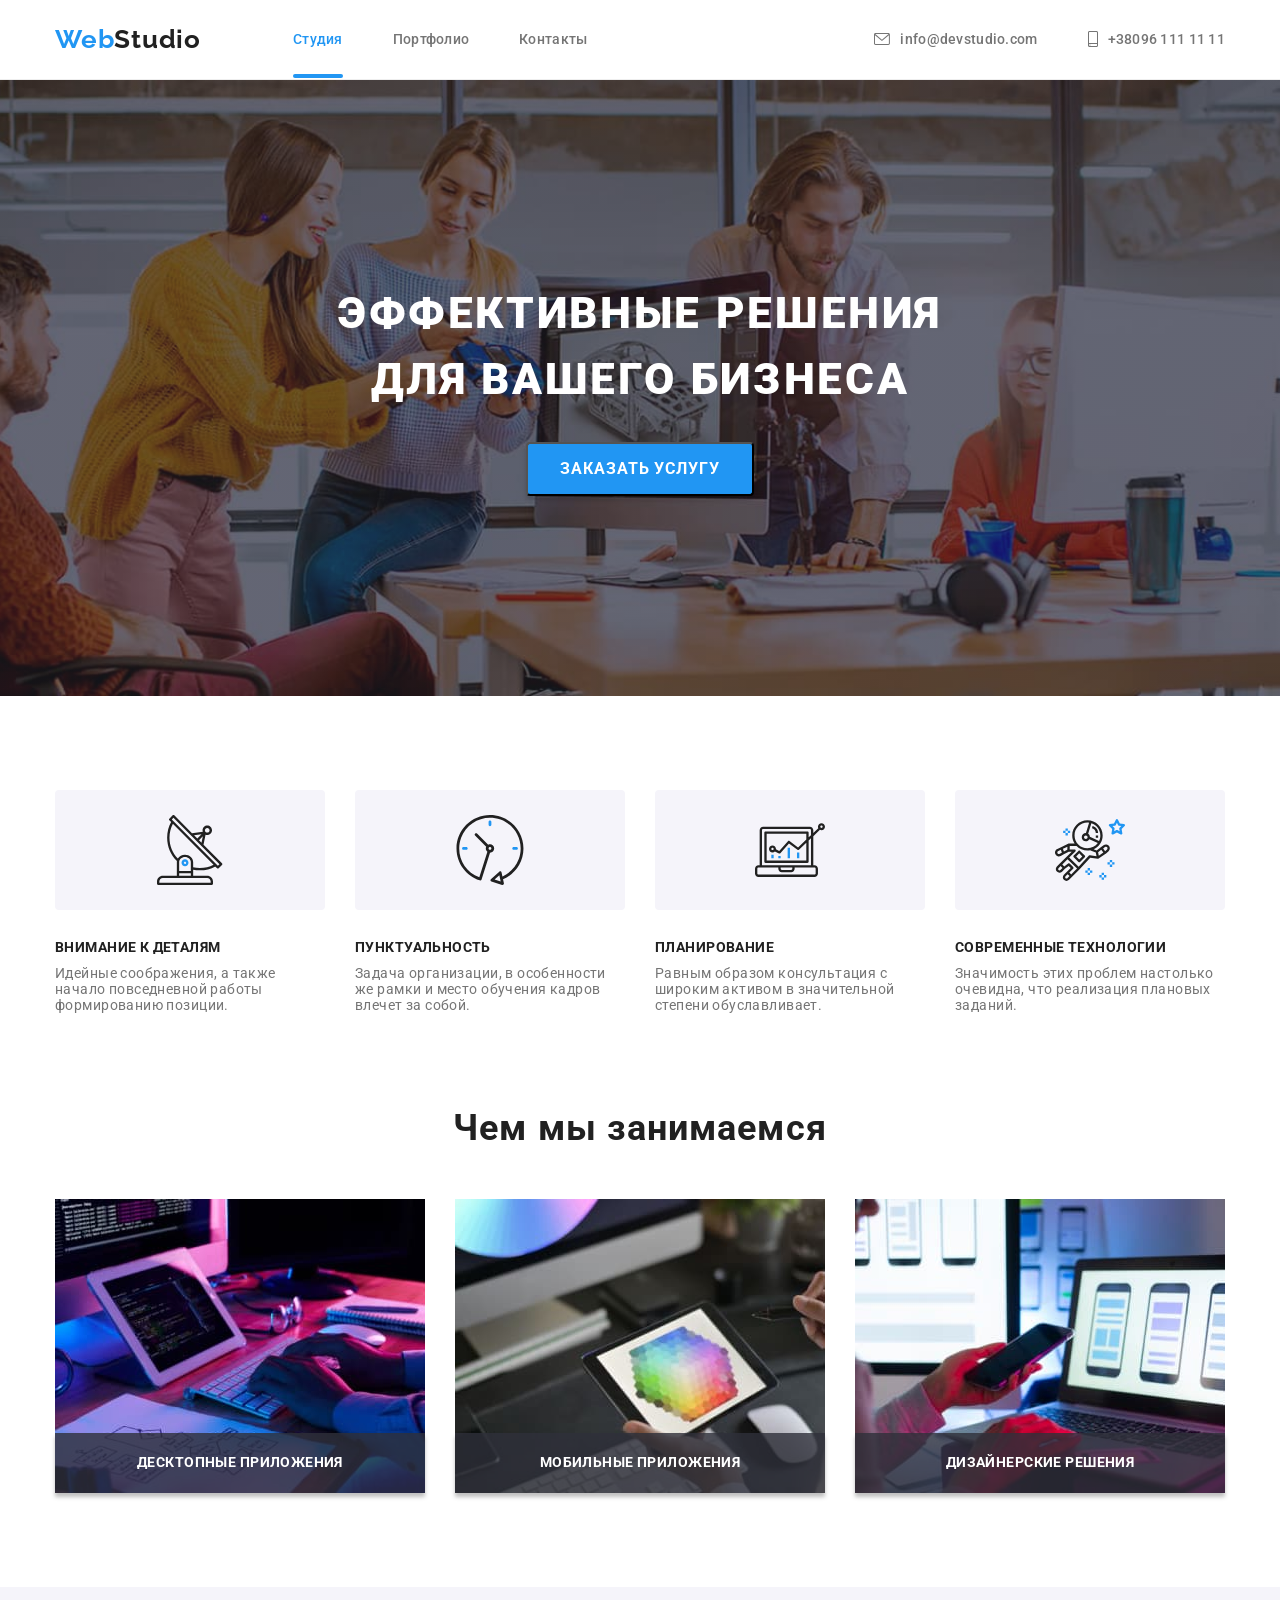
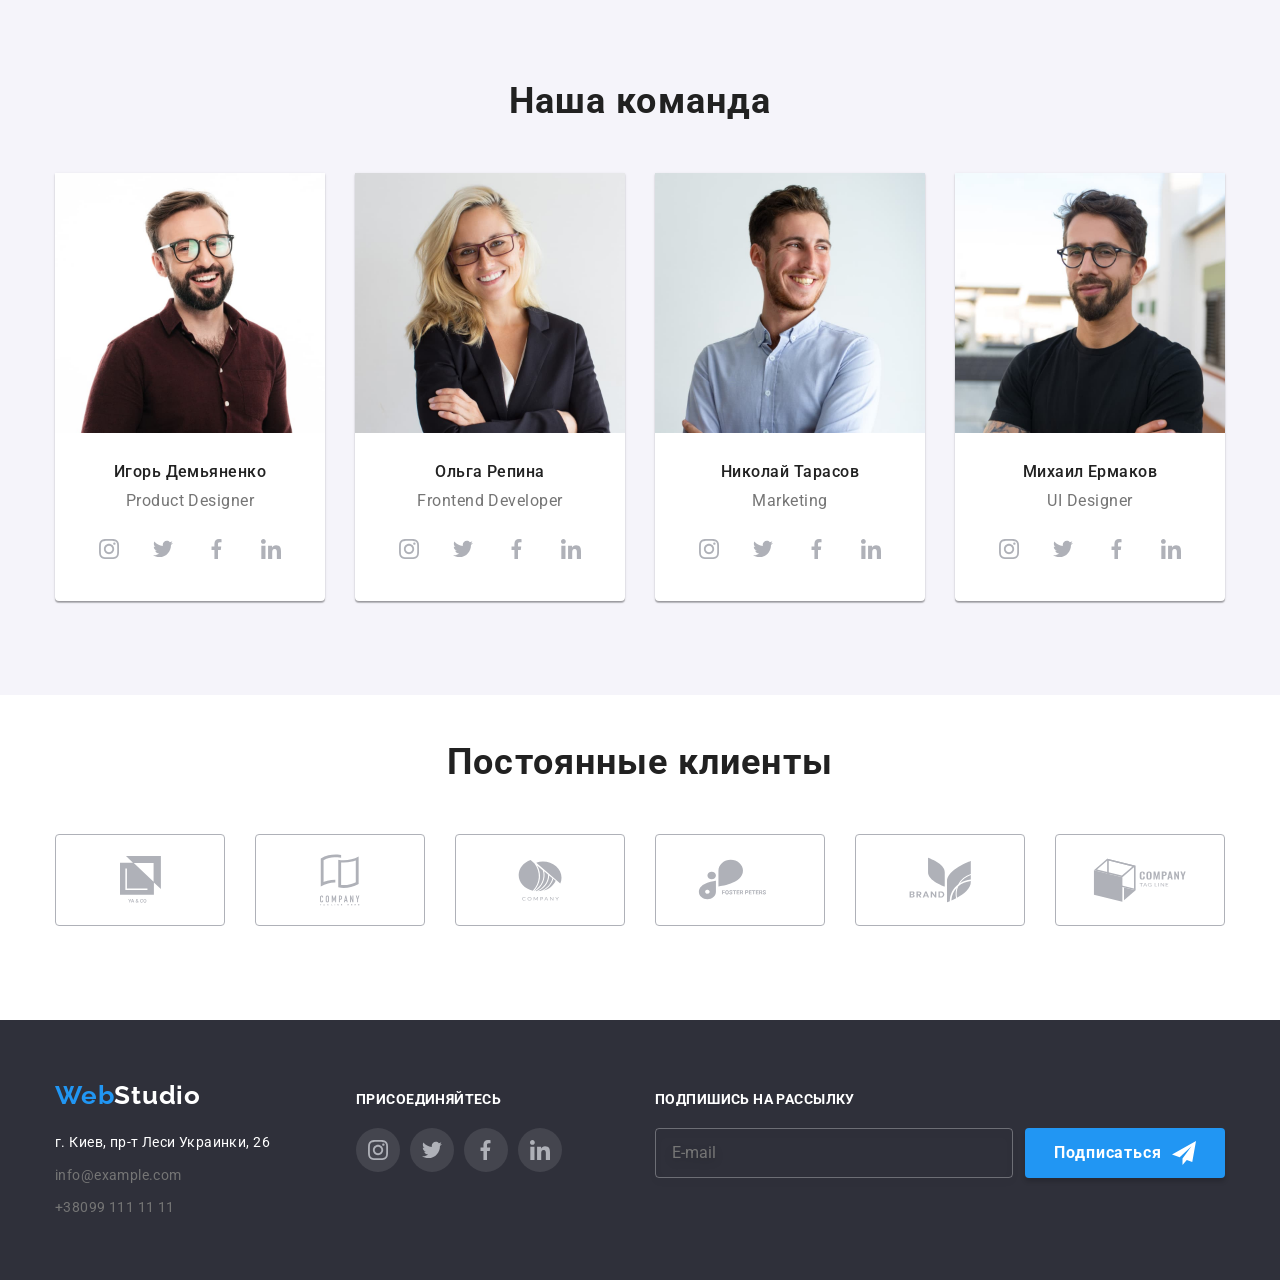
<file: index.html>
<!DOCTYPE html>
<html lang="ru">
  <head>
    <meta charset="UTF-8">
    <meta http-equiv="X-UA-Compatible" content="IE=edge">
    <meta name="viewport" content="width=device-width, initial-scale=1.0">
    <title>Document</title>
    <link rel="stylesheet" href="https://fonts.googleapis.com/css2?family=Raleway:wght@700&family=Roboto:wght@400;500;700;900&display=swap">
    <link rel="stylesheet" href="https://cdnjs.cloudflare.com/ajax/libs/animate.css/4.1.1/animate.min.css">
    <link rel="stylesheet" href="https://cdnjs.cloudflare.com/ajax/libs/modern-normalize/1.0.0/modern-normalize.min.css">
    <!--<link rel="stylesheet" href="./css/styles.css">-->
    <link rel="stylesheet"  href="./css/main.min.css">
  </head>
  <body>
    <!--Шапка сайта-->
    <header class="header">
      <div class="container header__container">
      <nav class="header__navigation">
        <a class="logo__link link animate__flipInY" href="./index.html" lang="en"><span>Web</span>Studio</a>
        <ul class="menu__list">
          <li class="menu__item"><a class="menu__link current" href="">Студия</a></li>
          <li class="menu__item"><a class="menu__link link" href="./portfolio.html">Портфолио</a></li>
          <li class="menu__item"><a class="menu__link link" href="">Контакты</a></li>
        </ul>
      </nav>
      <ul class="menu__two list">
        <li class="menu__item">
          <a class="contacts__link link" href="mailto:info@devstudio.com">
            <svg class="email__icon"><use href="./images/sprite.svg#icon-envelope"></use></svg>info@devstudio.com</a>
        </li>
          <li class="menu__item">
            <a class="tel__link link" href="tel:+380961111111">
              <svg class="tel__icon"><use href="./images/sprite.svg#icon-smartphone"></use></svg>+38096 111 11 11</a>
          </li>
      </ul>
    </div>
    </header>
    <!--Герой-->
    <main>
      <section class="hero">
        <div class="container">
        <h1 class="hero__title">Эффективные решения  для вашего бизнеса</h1>
        <div>
        <button class="modal__btn" type="button" data-modal-open>Заказать услугу</button>
        </div>
      </div>
      </section>
      <!--Особенности-->
      <section class="features section">
        <div class="container">
        <h2 class="hidden">Наши плюсы</h2>
        <ul class="features__list">
          <li class="features__item">
        <div class="icon__container">
        <svg class="icon" width="70" height="70"><use href="./images/sprite.svg#icon-antenna"></use></svg>
        </div>
            <h3 class="features__title">Внимание к деталям</h3>
            <p class="features__content">Идейные соображения, а также начало повседневной работы формированию позиции.</p>
          </li>
          <li class="features__item">
        <div class="icon__container">
          <svg class="icon" width="70" height="70"><use href="./images/sprite.svg#icon-clock"></use></svg>
        </div>
            <h3 class="features__title">Пунктуальность</h3>
            <p class="features__content">Задача организации, в особенности же рамки и место обучения кадров влечет за собой.</p>
          </li>
          <li class="features__item">
        <div class="icon__container">
          <svg class="icon" width="70" height="70"><use href="./images/sprite.svg#icon-diagram"></use></svg>
        </div>
            <h3 class="features__title">Планирование</h3>
            <p class="features__content">Равным образом консультация с широким активом в значительной степени обуславливает.</p>
          </li>
          <li class="features__item">
        <div class="icon__container">
          <svg class="icon" width="70" height="70"><use href="./images/sprite.svg#icon-astronaut"></use></svg>
        </div>
            <h3 class="features__title">Современные технологии</h3>
            <p class="features__content"> Значимость этих проблем настолько очевидна, что реализация плановых заданий.</p>
          </li>
        </ul>
        </div>
      </section>
      <!--Чем мы занимаемся-->
      <section class="doing section">
        <div class="container">
        <h2 class="we__title">Чем мы занимаемся</h2>
        <ul class="doing__list">
          <li class="doing__item"><img src="./images/studio/img.jpg" alt="Image1" width="370">
            <p class="description__item">Десктопные приложения</p></li>
            <li class="doing__item"><img src="./images/studio/img1.jpg" alt="Image2" width="370">
            <p class="description__item">Мобильные приложения</p></li>
            <li class="doing__item"><img src="./images/studio/img2.jpg" alt="Image3" width="370">
            <p class="description__item">Дизайнерские решения</p></li>
        </ul>
      </div>
      </section>
      <!--Наша команда-->
      <section class="team section">
      <div class="container">
      <h2 class="title">Наша команда</h2>
      <ul class="team__list list">
          <li class="team__item">
            <img class="team__list-img" src="./images/studio/team1.jpg" alt="img team" width="270">
            <div class="team__card">
            <h3 class="team__title">Игорь Демьяненко</h3>
            <p class="team__content" lang="en">Product Designer</p>
          <ul class="social__list">
        <li class="social__list-item"><a href="" class="social__list-link link"> 
          <svg class="social__list-icon"><use href="./images/sprite.svg#icon-instagram"></use></svg>
          </a>
        </li>
        <li class="social__list-item"><a href="" class="social__list-link link">
          <svg class="social__list-icon"><use href="./images/sprite.svg#icon-twitter"></use></svg>
          </a> 
        </li>
        <li class="social__list-item"><a href="" class="social__list-link link">
          <svg class="social__list-icon"><use href="./images/sprite.svg#icon-facebook"></use></svg>
          </a>
        </li>
        <li class="social__list-item"><a href="" class="social__list-link link">
          <svg class="social__list-icon"><use href="./images/sprite.svg#icon-linkedin"></use></svg>
          </a>
        </li>
          </ul>
          </div>
          </li>
          <li class="team__item">
            <img class="team__list-img" src="./images/studio/team2.jpg" alt="img team one" width="270">
            <div class="team__card">
            <h3 class="team__title">Ольга Репина</h3>
            <p class="team__content" lang="en">Frontend Developer</p>
          <ul class="social__list">
              <li class="social__list-item"><a href="" class="social__list-link link"> 
                <svg class="social__list-icon"><use href="./images/sprite.svg#icon-instagram"></use></svg>
                </a>
              </li>
              <li class="social__list-item"><a href="" class="social__list-link">
                <svg class="social__list-icon"><use href="./images/sprite.svg#icon-twitter"></use></svg>
                </a> 
              </li>
              <li class="social__list-item"><a href="" class="social__list-link">
                <svg class="social__list-icon"><use href="./images/sprite.svg#icon-facebook"></use></svg>
                </a>
              </li>
              <li class="social__list-item"><a href="" class="social__list-link">
                <svg class="social__list-icon"><use href="./images/sprite.svg#icon-linkedin"></use></svg>
                </a>
              </li>
          </ul>
          </div>
          </li>
          <li class="team__item">
            <img  class="team__list-img" src="./images/studio/team3.jpg" alt="img team two" width="270">
            <div class="team__card">
            <h3 class="team__title">Николай Тарасов</h3>
            <p class="team__content" lang="en">Marketing</p>
          <ul class="social__list">
              <li class="social__list-item"><a href="" class="social__list-link link"> 
                <svg class="social__list-icon"><use href="./images/sprite.svg#icon-instagram"></use>
                </svg>
                </a>
              </li>
              <li class="social__list-item"><a href="" class="social__list-link link">
                <svg class="social__list-icon"><use href="./images/sprite.svg#icon-twitter"></use></svg>
                </a> 
              </li>
              <li class="social__list-item"><a href="" class="social__list-link link">
                <svg class="social__list-icon"><use href="./images/sprite.svg#icon-facebook"></use></svg>
                </a>
              </li>
              <li class="social__list-item"><a href="" class="social__list-link link">
                <svg class="social__list-icon"><use href="./images/sprite.svg#icon-linkedin"></use></svg>
                </a>
              </li>
          </ul>  
          </div>
          </li>
          <li class="team__item">
            <img  class="team__list-img" src="./images/studio/team4.jpg" alt="img team three" width="270">
            <div class="team__card">
            <h3 class="team__title">Михаил Ермаков</h3>
            <p class="team__content" lang="en">UI Designer</p>
          <ul class="social__list">
              <li class="social__list-item"><a href="" class="social__list-link link"> 
                <svg class="social__list-icon"><use href="./images/sprite.svg#icon-instagram"></use></svg>
                </a>
              </li>
              <li class="social__list-item"><a href="" class="social__list-link link">
                <svg class="social__list-icon"><use href="./images/sprite.svg#icon-twitter"></use></svg>
                </a> 
              </li>
              <li class="social__list-item"><a href="" class="social__list-link link">
                <svg class="social__list-icon"><use href="./images/sprite.svg#icon-facebook"></use></svg>
                </a>
              </li>
              <li class="social__list-item"><a href="" class="social__list-link link">
                <svg class="social__list-icon"><use href="./images/sprite.svg#icon-linkedin"></use></svg>
                </a>
              </li>
          </ul>
          </div>
          </li>
        </ul>
      </div>
      </section>
    <!--Постоянные клиенты-->
      <section class="clients section">
        <h2 class="clients__title">Постоянные клиенты</h2>
        <ul class="clients__list">
        <li class="clients__list-item">
          <a href="" class="clients__list-link link">
          <svg class="clients__list-icon"  width="41" height="47"><use href="./images/client.svg#icon-group1"></use></svg>
        </a>
        </li>
        <li class="clients__list-item">
          <a href="" class="clients__list-link link">
          <svg class="clients__list-icon" width="40" height="52">
            <use href="./images/client.svg#icon-group2"></use></svg>
        </a>
        </li>
        <li class="clients__list-item">
          <a href="" class="clients__list-link link">
          <svg class="clients__list-icon" width="44" height="42">
            <use href="./images/client.svg#icon-group3"></use></svg>
        </a>
        </li>
        <li class="clients__list-item">
          <a href="" class="clients__list-link link">
          <svg class="clients__list-icon" width="85" height="41"><use href="./images/client.svg#icon-group4"></use></svg>
        </a>
        </li>
        <li class="clients__list-item">
          <a href="" class="clients__list-link link">
          <svg class="clients__list-icon" width="63" height="46"><use href="./images/client.svg#icon-group5"></use></svg>
        </a>
        </li>
        <li class="clients__list-item">
          <a href="" class="clients__list-link link">
          <svg class="clients__list-icon" width="94" height="44"><use href="./images/client.svg#icon-group6"></use></svg>
        </a>
        </li>
        </ul>
      </section>
    </main>
    <!--Футер-->
    <footer class="footer">
      <div class="container footer__container">
        <div class="footer__part">
      <a class="logo__two link" href="" lang="en"><span>Web</span><span class="logo__color">Studio</span></a>
      <address class="address">
        <ul class="footer__list">
          <li class="address__link">
            <a class="map__link link" href="https://goo.gl/maps/Ut2xwaLdVSmV2iXo9" target="_blank" rel="noreferrer noopener">г. Киев, пр-т Леси Украинки, 26</a>
          </li>
          <li class="address__link">
            <a class="contacts__two link" href="mailto:info@example.com">info@example.com</a>
          </li>
          <li>
            <a class="tel__two link" href="tel:+380991111111">+38099 111 11 11</a>
          </li>
        </ul>
      </address>
    </div>
      <div class="network">
        <h3 class="network__item">присоединяйтесь</h3>
        <ul class="network__list">
          <li class="network__list-item">
            <a class="network__list-link link" href=""> 
            <svg class="network__list-icon"><use href="./images/sprite.svg#icon-instagram"></use></svg>
            </a>
          </li>
          <li class="network__list-item">
            <a href="" class="network__list-link link">
            <svg class="network__list-icon"><use href="./images/sprite.svg#icon-twitter"></use></svg>
            </a> 
          </li>
          <li class="network__list-item">
            <a href="" class="network__list-link link">
            <svg class="network__list-icon"><use href="./images/sprite.svg#icon-facebook"></use></svg>
            </a>
          </li>
          <li class="network__list-item">
            <a href="" class="network__list-link link">
            <svg class="network__list-icon"><use href="./images/sprite.svg#icon-linkedin"></use></svg>
            </a>
          </li>
      </ul>
      </div>
          <!--Подписаться-->
    <div class="subscribe">
      <p class="footer__form-head">Подпишись на рассылку</p>
      <form action="#" class="footer__form">
      <input type="email" name="user-subscribe" class="footer__form-input" placeholder="E-mail">
      <button type="submit" class="footer__form-btn">Подписаться
        <svg class="footer__btn-icon" width="24" height="24"><use href="./images/icon.send.svg#icon-iconsend"></use></svg>
      </button>
      </form>
    </div>
    </div>
    </footer>
    <!--Modal window-->
    <div class="backdrop is-hidden" data-modal>
      <div class="modal">
        <button class="modal__close-btn" type="button" data-modal-close>
          <svg class="close__btn" width="18" height="18"><use href="./images/sprite.svg#icon-close-button"></use></svg>
        </button>
            <!--Форма-->
            <form action="#" method="GET" class="modal__form">
              <p class="model__form-head">Оставьте свои данные, мы вам перезвоним</p>
            <label class="modal__label-field">
                Имя
              <span class="modal__form-wrapper">
              <input type="text" name="user-name" class="modal__form-input" placeholder="" required minlength="2">
              <svg class="form__icon"><use href="./images/icons.svg#icon-person"></use></svg>
              </span>
            </label>
            <label class="modal__label-field">
                Телефон
                <span class="modal__form-wrapper">
                <input type="tel" name="user-phone" class="modal__form-input" required 
                pattern="[0-9]{3}-[0-9]{3}-[0-9]{2}-[0-9]{2}" title="096-111-11-11" placeholder="">
                <svg class="form__icon"><use href="./images/icons.svg#icon-phone"></use></svg>
              </span>
            </label>
            <label class="modal__label-field">
                Почта
                <span class="modal__form-wrapper">
                <input type="email" name="user-email" class="modal__form-input" placeholder="" required title="rubic.bob@123.com">
              <svg class="form__icon"><use href="./images/icons.svg#icon-email"></use></svg>
              </span>
            </label>
            <label class="modal__label-field">
              Комментарий
            <textarea name="user-comment" class="modal__form-comment" placeholder="Введите текст"></textarea>
            </label>
            <div class="checkbox">
              <input type="checkbox" name="user-policy" class="modal__form-checkbox visually-hidden" id="checkbox-policy" required>
              <label for="checkbox-policy" class="modal__checkbox-policy">Соглашаюсь с рассылкой и принимаю<a class="modal__policy-link" href=""> Условия договора</a>
              </label>
            </div>
            <button type="submit" class="modal__form-btn">Отправить</button>
            </form>
      </div>
    </div>
    <script src="./js/modal.js"></script>
  </body>
</html>
</file>
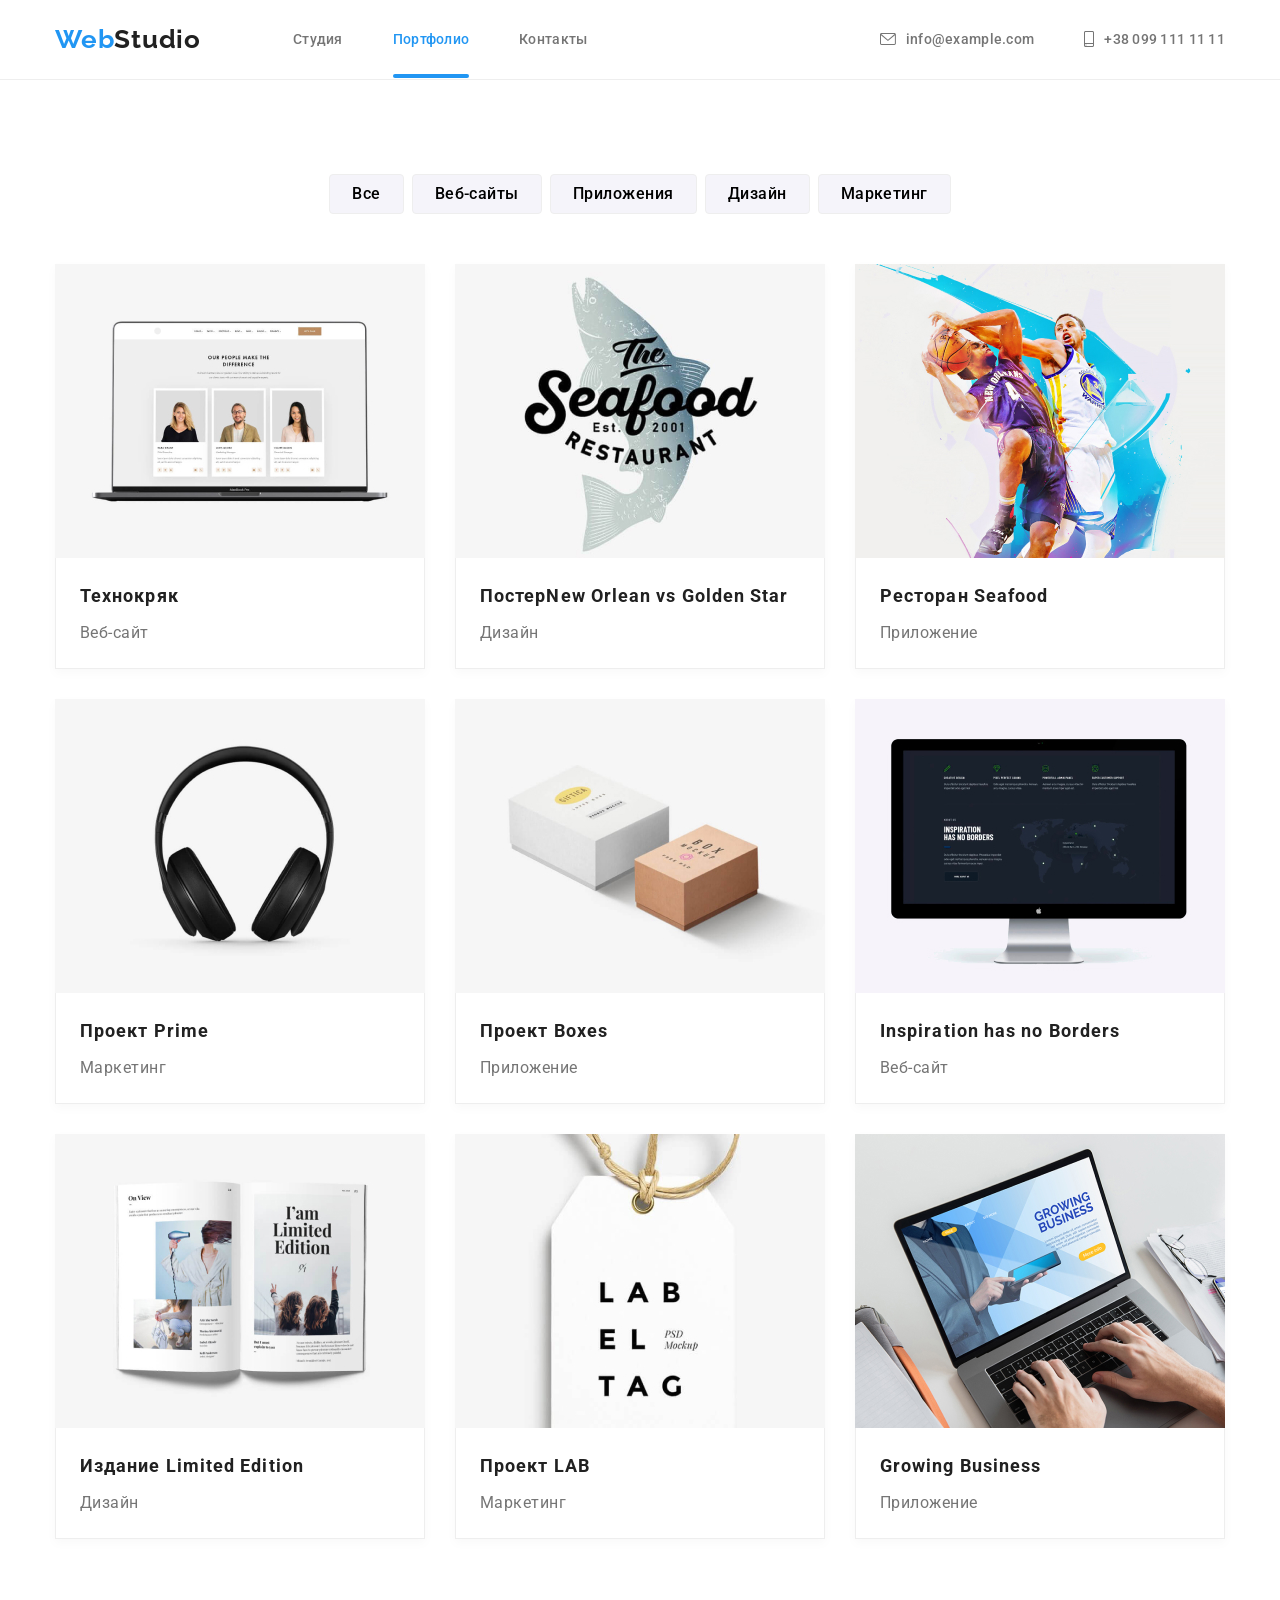
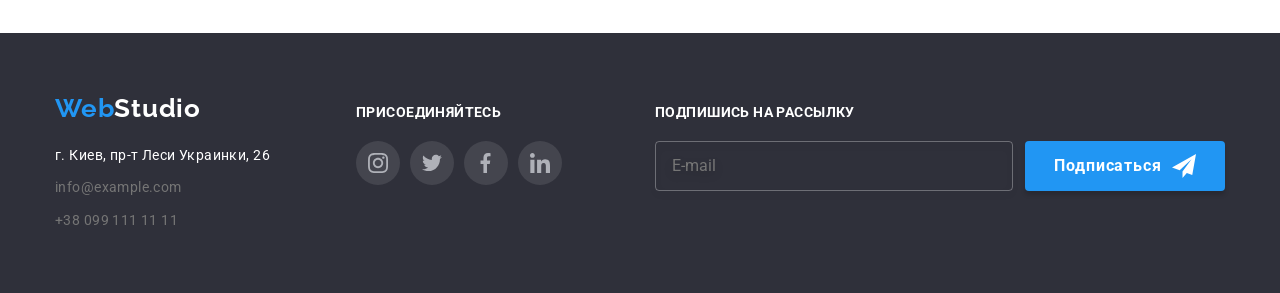
<file: portfolio.html>
<!DOCTYPE html>
<html lang="ru">
  <head>
    <meta charset="UTF-8">
    <meta http-equiv="X-UA-Compatible" content="IE=edge">
    <meta name="viewport" content="width=device-width, initial-scale=1.0">
    <title>Портфолио</title>
    <link rel="stylesheet" href="https://fonts.googleapis.com/css2?family=Raleway:wght@700&family=Roboto:wght@400;500;700;900&display=swap">
    <link rel="stylesheet" href="https://cdnjs.cloudflare.com/ajax/libs/animate.css/4.1.1/animate.min.css">
    <link rel="stylesheet" href="https://cdnjs.cloudflare.com/ajax/libs/modern-normalize/1.0.0/modern-normalize.min.css">
    <!--<link rel="stylesheet" href="./css/styles.css">-->
    <link rel="stylesheet"  href="./css/main.min.css">
  </head>
  <body>
    <!--Навигация-->
    <header class="header">
      <div class="container header__container">
      <nav class="header__navigation">
        <a class="logo__link link animate__flipInY" href="./index.html" lang="en"><span>Web</span>Studio</a>
        <ul class="menu__list">
          <li class="menu__item"><a class="menu__link link" href="./index.html">Студия</a></li>
          <li class="menu__item"><a class="menu__link current" href="./portfolio.html">Портфолио</a></li>
          <li class="menu__item"><a class="menu__link link" href="">Контакты</a></li>
        </ul>
      </nav>
      <ul class="menu__two list">
        <li class="menu__item">
          <a class="contacts__link link" href="mailto:info@example.com">
            <svg class="email__icon">
            <use href="./images/sprite.svg#icon-envelope"></use></svg>info@example.com</a>
        </li>
        <li class="menu__item">
          <a class="tel__link link" href="tel:+380991111111">
            <svg class="tel__icon">
            <use href="./images/sprite.svg#icon-smartphone"></use></svg>+38 099 111 11 11</a>
        </li>
      </ul>
      </div>
    </header>
    <main>
      <!-- Портфолио -->
      <section class="portfolio section">
        <div class="portfolio__container container">
        <ul class="main list">
          <li class="portfolio__item"><button class="btn__filter" type="button">Все</button></li>
          <li class="portfolio__item"><button class="btn__filter" type="button">Веб-сайты</button></li>
          <li class="portfolio__item"><button class="btn__filter" type="button">Приложения</button></li>
          <li class="portfolio__item"><button class="btn__filter" type="button">Дизайн</button></li>
          <li class="portfolio__item"><button class="btn__filter" type="button">Маркетинг</button></li>
        </ul>
        <h1 class="hidden">Портфолио</h1>
        <ul class="techno list">
          <li class="techno__item">
            <a class="techno__link link" href="">
              <div class="techno__img-wrapper">
              <img class="techno__portfolio-img" src="./images/portfolio/portfolio1.jpg" alt="Технокряк" width="370">
              <p class="overlay">
                Технокряк это современная площадка распространения коронавируса. Компании используют эту платформу для цифрового шпионажа и атак на защищённые сервера конкурентов.
              </p>
              </div>
              <div class="card__container">
                <h3 class="portfolio__title">Технокряк</h3>
                <p class="portfolio__content">Веб-сайт</p>
              </div>
            </a>
          </li>
          <li class="techno__item">
            <a class="techno__link link" href="">
              <div class="techno__img-wrapper">
              <img class="techno__portfolio-img" src="./images/portfolio/portfolio2.jpg" alt="Постер" width="370">
              <p class="overlay">
                Технокряк это современная площадка распространения коронавируса. Компании используют эту платформу для цифрового шпионажа и атак на защищённые сервера конкурентов.
              </p>
              </div>
              <div class="card__container">
              <h2 class="portfolio__title">Постер<span lang="en">New Orlean vs Golden Star</span></h2>
              <p class="portfolio__content">Дизайн</p>
              </div>
            </a>
          </li>
          <li class="techno__item">
            <a class="techno__link link" href="">
              <div class="techno__img-wrapper">
              <img class="techno__portfolio-img" src="./images/portfolio/portfolio3.jpg" alt="Ресторан Seafood" width="370">
              <p class="overlay">
                Технокряк это современная площадка распространения коронавируса. Компании используют эту платформу для цифрового шпионажа и атак на защищённые сервера конкурентов.
              </p>
              </div>
              <div class="card__container">
              <h2 class="portfolio__title">Ресторан <span lang="en">Seafood</span></h2>
              <p class="portfolio__content">Приложение</p>
            </div>
          </a>
          </li>
          <li class="techno__item">
            <a class="techno__link link" href="">
              <div class="techno__img-wrapper">
              <img class="techno__portfolio-img" src="./images/portfolio/portfolio4.jpg" alt="Проект Prime" width="370">
              <p class="overlay">
                Технокряк это современная площадка распространения коронавируса. Компании используют эту платформу для цифрового шпионажа и атак на защищённые сервера конкурентов.
              </p>
              </div>
              <div class="card__container">
              <h2 class="portfolio__title"> Проект <span lang="en">Prime</span></h2>
              <p class="portfolio__content">Маркетинг</p>
            </div>
            </a>
          </li>
          <li class="techno__item">
            <a class="techno__link link" href="">
              <div class="techno__img-wrapper">
              <img class="techno__portfolio-img" src="./images/portfolio/portfolio5.jpg" alt="Проект Boxes" width="370">
              <p class="overlay">
                Технокряк это современная площадка распространения коронавируса. Компании используют эту платформу для цифрового шпионажа и атак на защищённые сервера конкурентов.
              </p>
              </div>
              <div class="card__container">
              <h2 class="portfolio__title"> Проект <span lang="en">Boxes</span></h2>
              <p class="portfolio__content">Приложение</p>
              </div>
            </a>
          </li>
          <li class="techno__item">
            <a class="techno__link link" href="">
              <div class="techno__img-wrapper">
              <img class="techno__portfolio-img" src="./images/portfolio/portfolio6.jpg" alt="Inspiration has no Borders" width="370">
              <p class="overlay">
                Технокряк это современная площадка распространения коронавируса. Компании используют эту платформу для цифрового шпионажа и атак на защищённые сервера конкурентов.
              </p>
              </div>
              <div class="card__container">
              <h2 class="portfolio__title" lang="en"> Inspiration has no Borders</h2>
              <p class="portfolio__content">Веб-сайт</p>
            </div>
          </a>
          </li>
          <li class="techno__item">
            <a class="techno__link link" href="">
              <div class="techno__img-wrapper">
              <img class="techno__portfolio-img" src="./images/portfolio/portfolio7.jpg" alt="Издание Limited Edition" width="370">
              <p class="overlay">
                Технокряк это современная площадка распространения коронавируса. Компании используют эту платформу для цифрового шпионажа и атак на защищённые сервера конкурентов.
              </p>
              </div>
              <div class="card__container">
              <h2 class="portfolio__title"> Издание <span lang="en">Limited Edition</span></h2>
              <p class="portfolio__content">Дизайн</p>
            </div>
          </a>
          </li>
          <li class="techno__item">
            <a class="techno__link link" href="">
              <div class="techno__img-wrapper">
              <img class="techno__portfolio-img" src="./images/portfolio/portfolio8.jpg" alt="Проект LAB" width="370">
              <p class="overlay">
                Технокряк это современная площадка распространения коронавируса. Компании используют эту платформу для цифрового шпионажа и атак на защищённые сервера конкурентов.
              </p>
              </div>
              <div class="card__container">
              <h2 class="portfolio__title">Проект <span lang="en">LAB</span></h2>
              <p class="portfolio__content">Маркетинг</p>
            </div>
          </a>
          </li>
          <li class="techno__item">
            <a class="techno__link link" href="">
              <div class="techno__img-wrapper">
              <img class="techno__portfolio-img" src="./images/portfolio/portfolio9.jpg" alt="Growing Business" width="370">
              <p class="overlay">
                Технокряк это современная площадка распространения коронавируса. Компании используют эту платформу для цифрового шпионажа и атак на защищённые сервера конкурентов.
              </p>
              </div>
              <div class="card__container">
              <h2 class="portfolio__title" lang="en">Growing Business</h2>
              <p class="portfolio__content">Приложение</p>
              </div>
            </a>
          </li>
        </ul>
        </div>
      </section>
    </main>

    <footer class="footer">
      <div class="container footer__container">
        <div class="footer__part">
      <a class="logo__two link" href="" lang="en"><span>Web</span><span class="logo__color">Studio</span></a>
      <address class="address">
        <ul class="footer__list">
          <li class="address__link link">
            <a class="map__link" href="https://goo.gl/maps/Ut2xwaLdVSmV2iXo9" target="_blank" rel="noreferrer noopener">г. Киев, пр-т Леси Украинки, 26</a>
          </li>
          <li class="address__link link">
            <a class="contacts__two link" href="mailto:info@example.com">info@example.com</a>
          </li>
          <li class="footer__link link">
            <a class="tel__two link" href="tel:+380991111111">+38 099 111 11 11</a>
          </li>
        </ul>
      </address>
    </div>
      <div class="network">
        <h3 class="network__item">присоединяйтесь</h3>
      <ul class="network__list">
          <li class="network__list-item">
            <a class="network__list-link link" href=""> 
            <svg class="network__list-icon"><use href="./images/sprite.svg#icon-instagram"></use></svg>
            </a>
          </li>
          <li class="network__list-item">
            <a href="" class="network__list-link link">
            <svg class="network__list-icon"><use href="./images/sprite.svg#icon-twitter"></use></svg>
            </a> 
          </li>
          <li class="network__list-item">
            <a href="" class="network__list-link link">
            <svg class="network__list-icon"><use href="./images/sprite.svg#icon-facebook"></use></svg>
            </a>
          </li>
          <li class="network__list-item">
            <a href="" class="network__list-link link">
            <svg class="network__list-icon"><use href="./images/sprite.svg#icon-linkedin"></use></svg>
            </a>
          </li>
      </ul>
    </div>
              <!--Подписаться-->
          <div class="subscribe">
          <p class="footer__form-head">Подпишись на рассылку</p>
          <form action="#" class="footer__form">
          <input type="email" name="user-subscribe" class="footer__form-input" placeholder="E-mail">
          <button type="submit" class="footer__form-btn">Подписаться
          <svg class="footer__btn-icon" width="24" height="24"><use href="./images/icon.send.svg#icon-iconsend"></use></svg>
          </button>
          </form>
          </div>
    </div>
    </footer>
  </body>
</html>
</file>
<file: css/main.min.css>
:root{--main-color: #212121;--second-color: #757575;--hover-color: #2196f3;--white-color: #ffffff;--new-color: #f5f4fa;--border: #eeeeee;--two-color: #2f303a;--end-color: #c4c4c4;--fill-color: #afb1b8;--close-color: #000000;--portfolio-shadow: 0px 1px 1px rgba(0, 0, 0, 0.12), 0px 4px 4px rgba(0, 0, 0, 0.06), 1px 4px 6px rgba(0, 0, 0, 0.16);--timing-func: cubic-bezier(0.4, 0, 0.2, 1)}.hidden{position:absolute;width:1px;height:1px;margin:-1px;border:0;padding:0;white-space:nowrap;-webkit-clip-path:inset(100%);clip-path:inset(100%);clip:rect(0 0 0 0);overflow:hidden}.visually-hidden{position:absolute !important;clip:rect(1px 1px 1px 1px);clip:rect(1px, 1px, 1px, 1px);padding:0 !important;border:0 !important;height:1px !important;width:1px !important;overflow:hidden}h1,h2,h3,h4,h5,p{margin-top:0;margin-bottom:0}ul,ol{margin-top:0;margin-bottom:0;padding-left:0}ul{list-style:none}.link{text-decoration:none;color:inherit}body{font-family:"Roboto",sans-serif;color:var(--main-color);margin:0}img{display:block}.section{padding-top:94px;padding-bottom:94px}.container{width:1200px;padding-left:15px;padding-right:15px;margin-bottom:0px;margin-left:auto;margin-right:auto}.backdrop{position:fixed;top:0;left:0;width:100vw;height:100vh;z-index:100;background-color:rgba(0,0,0,.2);transition:opacity 250ms var(--timing-func),visibility 250ms var(--timing-func)}.is-hidden{opacity:0;visibility:hidden;pointer-events:none}.modal{position:absolute;top:50%;left:50%;width:528px;height:580px;z-index:100;border-radius:4px;background-color:var(--white-color);transform:translate(-50%, -50%);padding:40px}.modal .modal__close-btn{position:absolute;border-radius:50%;top:8px;right:8px;width:30px;height:30px;background-color:transparent;border:1px solid rgba(0,0,0,.1);box-sizing:border-box;cursor:pointer;padding:0;transition:transform 250ms var(--timing-func)}.modal .modal__close-btn:hover,.modal .modal__close-btn:focus{fill:var(--hover-color);transition:transform 250ms var(--timing-func)}.close__btn{color:var(--close-color);width:11px;height:11px}.modal-close-btn:hover .close__btn,.modal-close-btn:focus .close__btn{fill:var(--hover-color);transition:transform 250ms var(--timing-func)}.modal__btn{min-width:200px;border-radius:4px;padding:10px 32px;letter-spacing:.06em;text-align:center;align-items:center;text-transform:uppercase;color:var(--white-color);background-color:var(--hover-color);font-weight:700;font-size:16px;line-height:1.87;box-shadow:0px 4px 4px rgba(0,0,0,.15);cursor:pointer;transition:border-color 250ms var(--timing-func),color 250ms var(--timing-func),background-color 250ms var(--timing-func)}.main{display:flex;justify-content:center;margin-bottom:50px}.techno{display:flex;align-items:center;flex-wrap:wrap;margin-left:-30px;margin-top:-30px;padding:0px}.techno__item{margin-left:30px;margin-top:30px;flex-basis:calc((100% - 120px) / 9);transition:box-shadow 250ms var(--timing-func)}.techno__item:hover,.techno__item:focus{box-shadow:var(--portfolio-shadow);transition:box-shadow 250ms var(--timing-func)}.techno__link{filter:drop-shadow(0px 4px 4px rgba(0, 0, 0, 0.025))}.techno__link:hover,.techno__link:focus{box-shadow:var(--portfolio-shadow);transition:box-shadow 250ms var(--timing-func)}.techno__img-wrapper:hover,.techno__img-wrapper:focus{box-shadow:var(--portfolio-shadow)}.card__container{padding:20px 24px;border:1px solid var(--border);box-sizing:border-box;border-top:0;background-color:var(--white-color)}.portfolio .portfolio__title{margin-bottom:4px;font-style:normal;font-weight:700;font-size:18px;line-height:2;letter-spacing:.06em;color:var(--main-color)}.portfolio .portfolio__content{color:var(--second-color);font-weight:400;font-size:16px;line-height:1.87;letter-spacing:.03em}.portfolio__item:not(:last-child){margin-right:8px}.portfolio .btn__filter{background-color:var(--new-color);font-weight:500;font-size:16px;line-height:1.62;letter-spacing:.03em;border:1px solid var(--border);cursor:pointer;border-radius:4px;padding:6px 22px;box-shadow:250ms var(--timing-func);transition:transform 250ms var(--timing-func)}.portfolio .btn__filter:hover,.portfolio .btn__filter:focus,.portfolio .btn__filter:active{color:var(--white-color);background-color:var(--hover-color);box-shadow:250ms var(--timing-func);transition:color 250ms var(--timing-func);transition:transform 250ms var(--timing-func);box-shadow:0px 3px 1px rgba(0,0,0,.1),0px 1px 2px rgba(0,0,0,.08),0px 2px 2px rgba(0,0,0,.12)}.techno__img-wrapper{position:relative;overflow:hidden}.overlay{position:absolute;top:0;left:0;padding:63px 24px;font-weight:400;font-size:18px;line-height:1.55;width:100%;height:100%;letter-spacing:.03em;transform:translateY(100%);background-color:rgba(33,150,243,.9);color:var(--white-color)}.techno__link:hover .overlay,.techno__link:focus .overlay{transform:translateY(0%);transition:transform 250ms var(--timing-func)}.modal__form{display:flex;flex-direction:column;margin:0 auto;background-color:var(--white-color)}.modal__form .model__form-head{font-weight:700;text-align:center;font-size:20px;line-height:1.15;letter-spacing:.03em;margin-bottom:12px;color:var(--main-color)}.modal__form .modal__label-field{margin-bottom:10px;color:var(--second-color)}.modal__form-input{width:100%;height:40px;box-sizing:border-box;border:1px solid rgba(33,33,33,.2);border-radius:4px;padding-left:42px;cursor:pointer}.modal__form-input:focus{border-color:var(--hover-color);outline:none;transition:transform 250ms var(--timing-func)}.modal__form-input:focus+.form__icon{fill:var(--hover-color);transition:transform 250ms var(--timing-func)}.modal__form-wrapper{display:block;position:relative;margin-top:4px;transition:transform 250ms var(--timing-func);border-radius:4px;box-sizing:border-box}.form__icon{display:block;position:absolute;width:18px;height:18px;top:50%;left:15px;transform:translateY(-50%);color:var(--main-color)}.modal__form-comment{width:100%;height:120px;border:1px solid rgba(33,33,33,.2);border-radius:4px;resize:none;padding:12px 16px;margin-top:4px}.modal__form-comment::-moz-placeholder{font-weight:400;font-size:14px;line-height:1.14;letter-spacing:.01em;color:rgba(117,117,117,.5)}.modal__form-comment:-ms-input-placeholder{font-weight:400;font-size:14px;line-height:1.14;letter-spacing:.01em;color:rgba(117,117,117,.5)}.modal__form-comment::placeholder{font-weight:400;font-size:14px;line-height:1.14;letter-spacing:.01em;color:rgba(117,117,117,.5)}.modal__form-comment:focus{border-color:var(--hover-color);outline:none;transition:transform 250ms var(--timing-func)}.modal__checkbox-policy{position:absolute;font-weight:400;font-size:14px;line-height:1.71;letter-spacing:.03em;color:var(--second-color)}.modal__checkbox-policy::before{content:"";display:inline-block;vertical-align:middle;width:16px;height:15px;cursor:pointer;margin-right:8px;border:2px solid var(--main-color);border-radius:3px}.modal__form-checkbox:checked+.modal__checkbox-policy::before{background-image:url("../images/checked.svg");background-color:var(--hover-color);border-color:var(--hover-color);transition:transform 250ms var(--timing-func)}.modal__form-checkbox:focus+.modal__checkbox-policy::before{transition:transform 250ms var(--timing-func);border-color:var(--main-color)}.modal__policy-link{font-weight:400;font-size:14px;line-height:1.71;letter-spacing:.03em;-webkit-text-decoration-line:underline;text-decoration-line:underline;color:var(--hover-color)}.checkbox{position:relative}.footer__form-btn{display:flex;align-items:center;justify-content:center;font-weight:700;font-size:16px;line-height:1.87;letter-spacing:.06em;color:var(--white-color);margin-left:12px;background-color:var(--hover-color);box-shadow:0px 4px 4px rgba(0,0,0,.15);border-radius:4px;min-width:200px;height:50px;border:none;cursor:pointer;transition:background-color 250ms var(--timing-func),box-shadow 250ms var(--timing-func)}.footer__form-btn:hover,.footer__form-btn:focus{transition:transform 250ms var(--timing-func)}.footer__btn-icon{fill:var(--white-color);margin-left:10px}.modal__form-btn{align-self:center;margin-top:30px;font-weight:700;font-size:16px;line-height:1.87;letter-spacing:.06em;color:var(--white-color);background-color:var(--hover-color);box-shadow:0px 4px 4px rgba(0,0,0,.15);border-radius:4px;border:none;width:200px;min-height:50px;transition:background-color 250ms var(--timing-func);cursor:pointer}.modal__form-btn:hover,.modal__form-btn:focus{box-shadow:0px 4px 4px rgba(0,0,0,.15);transition:transform 250ms var(--timing-func)}.header{padding:24px 0px 24px 0px;border-bottom:1px solid var(--border)}.header .header__container{display:flex;align-items:center}.header .header__navigation{display:flex;align-items:center}.logo__link{font-family:"Raleway",sans-serif;width:145px;font-weight:700;font-size:26px;line-height:1.19;letter-spacing:.03em;margin-right:93px;-webkit-animation-duration:2500ms;animation-duration:2500ms;-webkit-animation-iteration-count:1;animation-iteration-count:1}.logo__link>span{color:var(--hover-color)}.navigation .menu__link .contacts__link .tel-link{font-weight:500;font-size:14px;line-height:1.14;letter-spacing:.02em}.menu__list{display:flex;align-items:center;padding:0px}.menu__item{font-weight:500;font-size:14px;line-height:1.4;letter-spacing:.02em;color:var(--main-color);fill:currentColor}.menu__link{color:var(--second-color);transition:color 250ms var(--timing-func);text-decoration:none;box-shadow:250ms var(--timing-func)}.menu__two{display:flex;align-items:center;margin-left:auto;padding:0px}.menu__two .contacts__link,.menu__two .tel__link{display:flex;align-items:center;font-weight:500;font-size:14px;line-height:1.4;letter-spacing:.02em;color:var(--second-color);transition:color 250ms var(--timing-func)}.contacts__link .email__icon,.tel__link .email__icon{display:inline-block;align-items:center;width:16px;height:12px;margin-right:10px}.contacts__link .email__icon:hover,.tel__link .email__icon:hover{color:var(--hover-color)}.contacts__link .tel__icon,.tel__link .tel__icon{display:inline-block;align-items:center;width:10px;height:16px;margin-right:10px}.contacts__link .tel__icon:hover,.tel__link .tel__icon:hover{color:var(--hover-color)}.menu__item:not(:last-child){margin-right:50px}.current{top:0;position:relative;color:var(--hover-color)}.current::after{content:"";position:absolute;bottom:-31px;left:0;width:100%;height:4px;border-radius:2px;background-color:var(--hover-color)}.menu__link:hover,.menu__link:focus,.contacts__link:hover,.contacts__link:focus,.tel__link:hover,.tel__link:focus{color:var(--hover-color)}.hero{padding-top:200px;padding-bottom:200px;text-align:center;max-width:1600px;min-height:600px;margin-left:auto;margin-right:auto;background-color:var(--two-color)}.hero .hero__title{width:696px;margin:0 auto 30px;color:var(--white-color);font-weight:900;font-size:44px;line-height:1.5;letter-spacing:.06em;text-transform:uppercase}.hero{background-image:linear-gradient(to right, rgba(47, 48, 58, 0.4), rgba(47, 48, 58, 0.4)),url("../images/studio/team.img.jpg");background-repeat:no-repeat;background-position:center;background-size:cover;background-color:var(--end-color)}.features{padding-bottom:47px}.features__list{display:flex;margin-left:-30px;margin-top:-30px}.features__list .features__item{width:270px;margin-left:30px;margin-top:30px}.icon__container{display:flex;justify-content:center;align-items:center;height:120px;margin-bottom:30px;background-color:var(--new-color);border-radius:4px}.features__title{margin-bottom:10px;font-style:normal;font-weight:700;font-size:14px;line-height:1.14;letter-spacing:.03em;text-transform:uppercase;color:var(--main-color)}.features__content{font-style:normal;font-weight:400;font-size:14px;line-height:1.14;letter-spacing:.03em;color:var(--second-color)}.doing{padding-top:47px}.doing .we__title{display:flex;justify-content:center;min-width:376px;margin-bottom:50px;font-weight:700;font-size:36px;line-height:1.16;letter-spacing:.03em;text-align:center}.doing__list{display:flex;flex-wrap:wrap;margin-left:-30px;margin-top:-30px}.doing__list .doing__item{margin-left:30px;margin-top:30px;flex-basis:calc((100% - 90px) / 3)}.doing__list .description__item{display:flex;justify-content:center;align-items:center;position:absolute;width:370px;height:60px;text-align:center;bottom:0px;left:0px;background-color:rgba(47,48,58,.8);box-shadow:0px 4px 4px rgba(0,0,0,.25);color:var(--white-color);font-weight:700;font-size:14px;line-height:1.14;letter-spacing:.03em;text-transform:uppercase}.doing__list .doing__item{position:relative}.social__list{display:flex;justify-content:space-between}.social__list-icon{width:20px;height:20px;fill:var(--fill-color);transition:fill 250ms var(--timing-func)}.social__list-link{display:flex;justify-content:center;align-items:center;width:44px;height:44px;background-color:var(--white-color);border-radius:50%;cursor:pointer;transition:background-color 250ms var(--timing-func),color 250ms var(--timing-func)}.social__list-link:hover,.social__list-link:focus{background-color:var(--hover-color)}.social__list-link:hover .social__list-icon,.social__list-link:focus .social__list-icon{fill:var(--white-color)}.team:nth-child(2n){background-color:var(--new-color);margin-bottom:0px}.team__list{display:flex;flex-wrap:wrap;margin-left:-30px;margin-top:-30px}.team__list .team__item{margin-left:30px;margin-top:30px;box-shadow:0px 1px 3px rgba(0,0,0,.12),0px 1px 1px rgba(0,0,0,.14),0px 2px 1px rgba(0,0,0,.2);border-radius:0px 0px 4px 4px;flex-basis:calc((100% - 120px) / 4);background-color:var(--white-color)}.team__card{padding-left:32px;padding-right:32px;padding-top:30px;padding-bottom:30px}.team__card .team__title{margin-bottom:10px;font-weight:500;font-size:16px;line-height:1.18;letter-spacing:.03em;color:var(--main-color)}.team__card .team__content{margin-bottom:16px;color:var(--second-color);font-weight:400;font-size:16px;line-height:1.18;letter-spacing:.03em}.team,.title{text-align:center;margin-bottom:50px;font-weight:700;font-size:36px;line-height:1.16;letter-spacing:.03em;color:var(--main-color)}.clients{padding-top:47px}.clients .clients__list{display:flex;justify-content:center;align-items:center;cursor:pointer;margin-top:-30px;margin-left:-30px}.clients .clients__list-item{margin-top:30px;margin-left:30px}.clients__title{text-align:center;margin-bottom:50px;font-weight:700;font-size:36px;line-height:1.16;letter-spacing:.03em;color:var(--main-color)}.clients__list-link{display:flex;justify-content:center;align-items:center;width:170px;height:92px;border:1px solid var(--fill-color);box-sizing:border-box;border-radius:4px;transition:border-color 250ms var(--timing-func)}.clients__list-link:hover,.clients__list-link:focus{color:var(--fill-color);border-color:var(--hover-color)}.clients__list-link:hover .clients__list-icon,.clients__list-link:focus .clients__list-icon{fill:var(--hover-color)}.clients__list-icon{fill:var(--fill-color);transition:fill 250ms var(--timing-func)}.footer{padding-top:60px;padding-bottom:60px;background-color:var(--two-color);flex-direction:column}.footer .footer__container{display:flex;align-items:baseline}.footer .logo__two{font-family:"Raleway",sans-serif;display:inline-block;width:145px;font-weight:700;font-size:26px;line-height:1.19;letter-spacing:.03em;margin-bottom:20px}.footer .logo__color{color:var(--white-color)}.logo__two>span{color:var(--hover-color)}.footer__list{display:inline-block}.footer__list .map__link{min-width:231px;font-style:normal;font-weight:400;font-size:14px;line-height:1.71;letter-spacing:.03em;color:var(--white-color);text-decoration:none}.map__link,.contacts__two{display:inline-block}.address:hover{color:var(--white-color)}.contacts__two,.tel__two{font-style:normal;color:var(--second-color);font-weight:400;font-size:14px;line-height:1.71;letter-spacing:.03em;transition:color 250ms var(--timing-func)}.tel__two .contacts__two{color:rgba(255,255,255,.6)}.footer,.address,.contacts__two:hover,.tel__two:hover{color:var(--hover-color)}.address__link:not(:last-child){margin-bottom:9px}.network{margin-left:70px;max-width:1200px}.network__item{display:flex;align-items:center;margin-bottom:20px;font-weight:700;font-size:14px;line-height:1.14;letter-spacing:.03em;text-transform:uppercase;text-align:center;color:var(--white-color)}.network__list{display:flex}.network__list-icon{width:20px;height:20px;fill:var(--fill-color);transition:fill 250ms var(--timing-func)}.network__list-item:not(:first-child){margin-left:10px}.network__list-link{display:flex;justify-content:center;align-items:center;width:44px;height:44px;border-radius:50%;cursor:pointer;color:var(--fill-color);background-color:rgba(255,255,255,.1);transition:background-color 250ms var(--timing-func)}.network__list-link:hover,.network__list-link:focus{background-color:var(--hover-color)}.network__list-link:hover .network__list-icon,.network__list-link:focus .network__list-icon{fill:var(--white-color)}.subscribe{margin-left:93px}.footer__form{display:flex;align-items:center;justify-content:center}.footer__form-head{color:var(--white-color);margin-bottom:20px;font-weight:700;font-size:14px;line-height:1.14;letter-spacing:.03em;text-transform:uppercase}.footer__form-input{width:358px;height:50px;padding-left:16px;border:1px solid rgba(255,255,255,.3);box-sizing:border-box;filter:drop-shadow(0px 4px 4px rgba(0, 0, 0, 0.15));border-radius:4px;background-color:transparent;color:var(--white-color);outline:none;transition:transform 250ms var(--timing-func)}.footer__form-input:focus{border-color:var(--hover-color);transition:transform 250ms var(--timing-func)}/*# sourceMappingURL=main.min.css.map */
</file>
